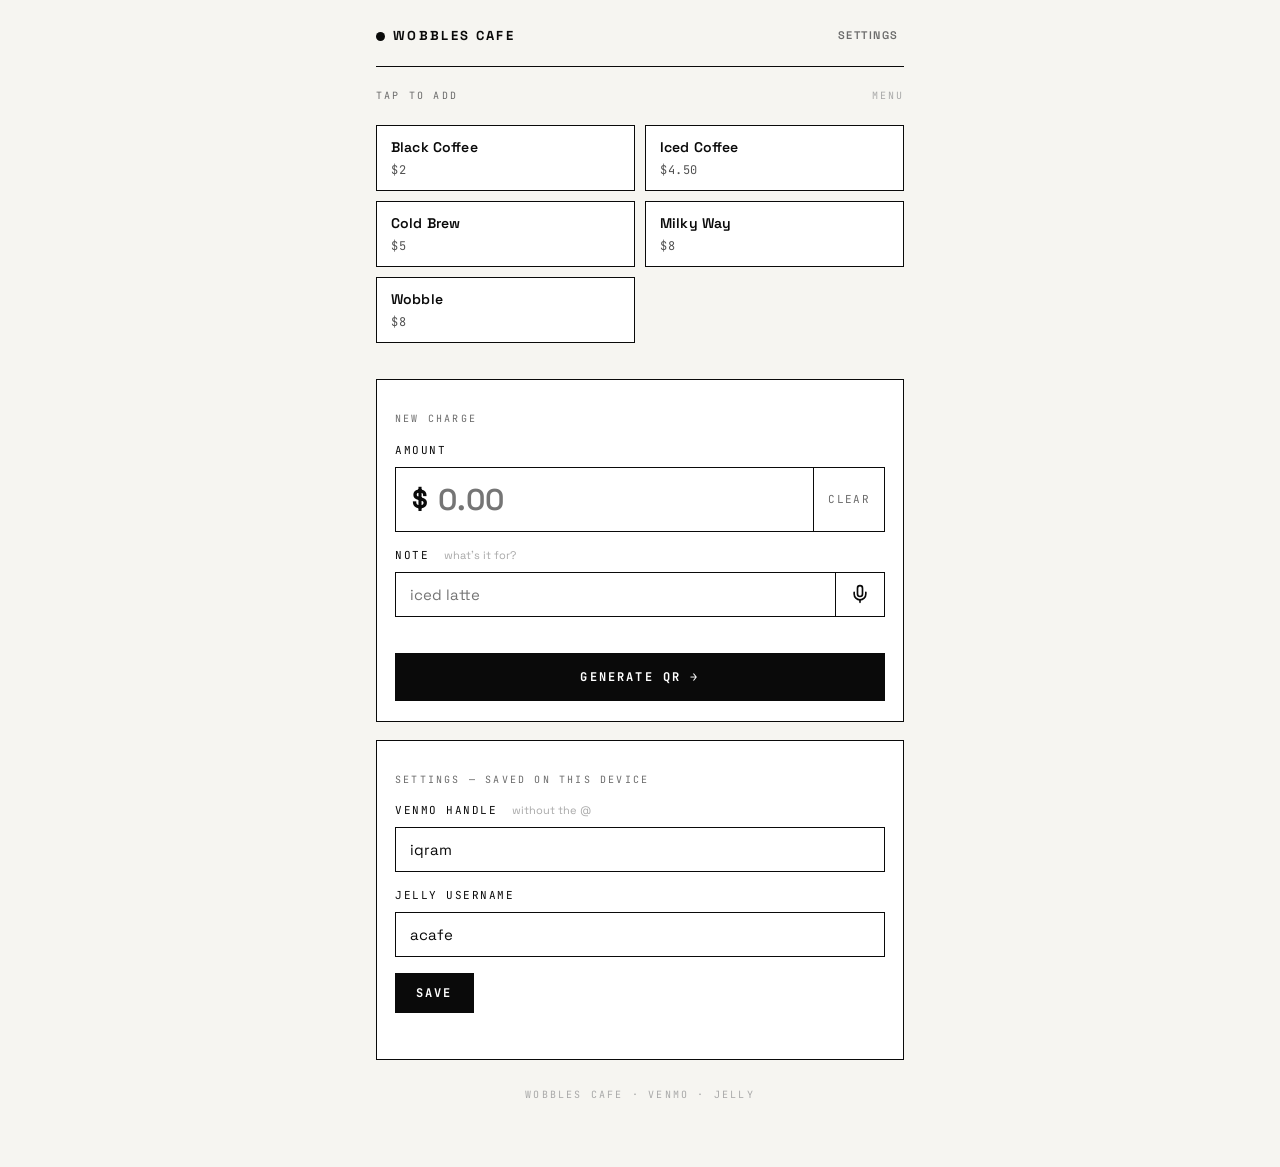
<file: index.html>
<!doctype html>
<html lang="en">
<head>
  <meta charset="utf-8" />
  <meta name="viewport" content="width=device-width, initial-scale=1" />
  <title>QR Pay — Wobbles Cafe</title>
  <link rel="preconnect" href="https://fonts.googleapis.com">
  <link rel="preconnect" href="https://fonts.gstatic.com" crossorigin>
  <link href="https://fonts.googleapis.com/css2?family=JetBrains+Mono:wght@400;500;600;700&family=Space+Grotesk:wght@500;600;700&display=swap" rel="stylesheet">
  <link rel="stylesheet" href="styles.css" />
</head>
<body>
  <main class="shell">
    <header class="hdr">
      <div class="brand">
        <span class="brand-mark"></span>
        <span class="brand-name">Wobbles Cafe</span>
      </div>
      <a class="hdr-link subtle" href="#settings" id="openSettings">Settings</a>
    </header>

    <div class="menu">
      <div class="menu-head">
        <p class="section-label">Tap to add</p>
        <span class="brand-tag">Menu</span>
      </div>
      <div class="menu-scroll" id="menuScroll"></div>
    </div>

    <section class="panel">
      <p class="panel-label">New charge</p>
      <form id="chargeForm" autocomplete="off">
        <label class="field">
          <span class="field-label">Amount</span>
          <div class="amount-row">
            <span class="currency">$</span>
            <input id="amount" type="text" inputmode="decimal" placeholder="0.00" required />
            <button type="button" id="clearAmount" class="amount-clear" title="clear">Clear</button>
          </div>
        </label>

        <label class="field">
          <span class="field-label">Note <span class="hint">what's it for?</span></span>
          <div class="note-row">
            <input id="note" type="text" placeholder="iced latte" />
            <button type="button" id="micBtn" class="mic" aria-label="speak note" title="speak note">
              <svg viewBox="0 0 24 24" width="20" height="20" fill="none" stroke="currentColor" stroke-width="2" stroke-linecap="round" stroke-linejoin="round"><path d="M12 2a3 3 0 0 0-3 3v7a3 3 0 0 0 6 0V5a3 3 0 0 0-3-3z"/><path d="M19 10v2a7 7 0 0 1-14 0v-2"/><line x1="12" y1="19" x2="12" y2="22"/></svg>
            </button>
          </div>
          <span class="mic-status" id="micStatus"></span>
        </label>

        <button type="submit" class="btn-primary">Generate QR →</button>
      </form>
    </section>

    <section class="panel qr-panel hidden" id="qrPanel">
      <p class="panel-label">Scan to pay</p>
      <div class="qr-amount" id="qrAmount"></div>
      <div class="qr-note" id="qrNote"></div>
      <div class="qr-box">
        <div id="qrCanvas"></div>
      </div>
      <div class="url-row">
        <code id="payUrl"></code>
      </div>
      <div class="actions">
        <button type="button" id="copyBtn" class="btn-ghost">Copy link</button>
        <button type="button" id="downloadBtn" class="btn-ghost">Download</button>
        <a id="openBtn" class="btn-ghost" target="_blank" rel="noopener">Open</a>
      </div>
    </section>

    <section class="panel settings" id="settings">
      <p class="panel-label">Settings — saved on this device</p>
      <label class="field">
        <span class="field-label">Venmo handle <span class="hint">without the @</span></span>
        <input id="venmoHandle" type="text" placeholder="iqram" />
      </label>
      <label class="field">
        <span class="field-label">Jelly username</span>
        <input id="jellyHandle" type="text" placeholder="acafe" />
      </label>
      <button type="button" id="saveSettings" class="btn-primary">Save</button>
      <div class="save-status" id="saveStatus"></div>
    </section>

    <footer class="ftr">
      Wobbles Cafe · Venmo · Jelly
    </footer>
  </main>

  <script src="qrcode.min.js"></script>
  <script src="app.js"></script>
</body>
</html>
</file>
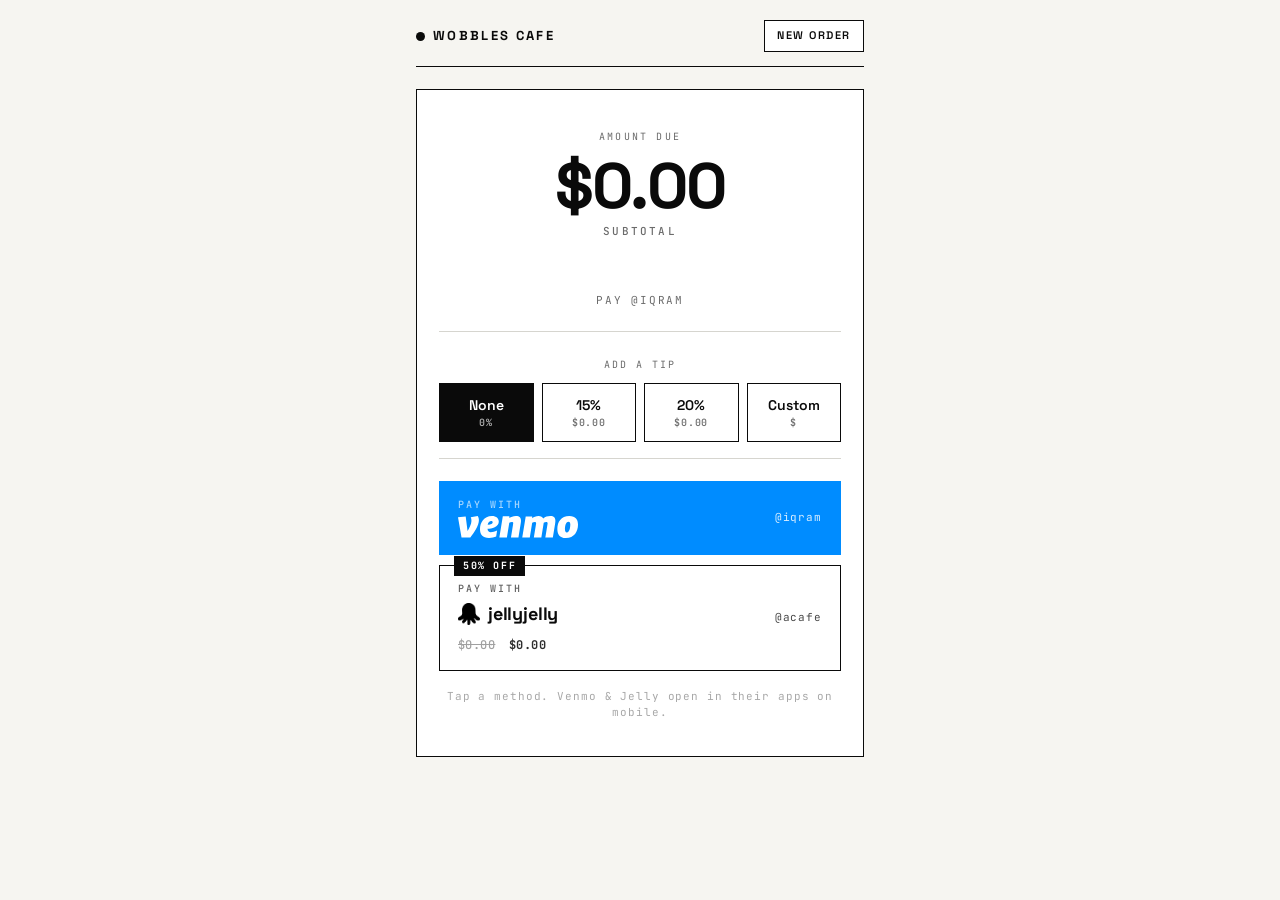
<file: pay.html>
<!doctype html>
<html lang="en">
<head>
  <meta charset="utf-8" />
  <meta name="viewport" content="width=device-width, initial-scale=1" />
  <title>Pay — Wobbles Cafe</title>
  <link rel="preconnect" href="https://fonts.googleapis.com">
  <link rel="preconnect" href="https://fonts.gstatic.com" crossorigin>
  <link href="https://fonts.googleapis.com/css2?family=JetBrains+Mono:wght@400;500;600;700&family=Space+Grotesk:wght@500;600;700&display=swap" rel="stylesheet">
  <link rel="stylesheet" href="styles.css" />
</head>
<body class="pay-body">
  <main class="shell pay-shell">
    <header class="hdr">
      <div class="brand">
        <span class="brand-mark"></span>
        <span class="brand-name">Wobbles Cafe</span>
      </div>
      <a class="hdr-link" href="index.html">New Order</a>
    </header>

    <section class="pay-card">
      <p class="panel-label">Amount due</p>
      <div class="pay-amount" id="payAmount">$0.00<span class="total-suffix" id="payTotalLabel">Subtotal</span></div>
      <div class="pay-breakdown" id="payBreakdown"></div>
      <div class="pay-note" id="payNote"></div>
      <div class="pay-merchant" id="payMerchant"></div>

      <div class="tip-block">
        <p class="tip-label">Add a tip</p>
        <div class="tip-row" id="tipRow">
          <button type="button" class="tip-btn" data-tip="0">None<span class="tip-sub">0%</span></button>
          <button type="button" class="tip-btn" data-tip="0.15">15%<span class="tip-sub" id="tip15Sub">$0.00</span></button>
          <button type="button" class="tip-btn" data-tip="0.20">20%<span class="tip-sub" id="tip20Sub">$0.00</span></button>
          <button type="button" class="tip-btn" data-tip="custom">Custom<span class="tip-sub">$</span></button>
        </div>
        <div class="tip-custom-row" id="tipCustomRow">
          <span class="currency">$</span>
          <input id="tipCustom" type="text" inputmode="decimal" placeholder="0.00" />
        </div>
      </div>

      <div class="pay-methods">
        <a id="venmoBtn" class="pay-btn venmo-btn" target="_blank" rel="noopener" href="https://venmo.com/iqram?txn=pay">
          <span class="pay-btn-main">
            <span class="pay-prefix">Pay with</span>
            <img class="venmo-logo" src="venmo-wordmark-white.svg" alt="Venmo" />
          </span>
          <span class="pay-btn-sub" id="venmoSub">@handle</span>
        </a>
        <a id="jellyBtn" class="pay-btn jelly-btn alt" target="_blank" rel="noopener" href="https://jellyjelly.com/acafe">
          <span class="jelly-banner">50% OFF</span>
          <span class="pay-btn-main">
            <span class="pay-prefix">Pay with</span>
            <span class="jelly-mark">
              <img class="jelly-logo" src="jelly-logo.png" alt="" />
              <span class="jelly-word">jellyjelly</span>
            </span>
            <span class="jelly-price" id="jellyPrice"></span>
          </span>
          <span class="pay-btn-sub" id="jellySub">@handle</span>
        </a>
      </div>

      <p class="pay-foot">Tap a method. Venmo &amp; Jelly open in their apps on mobile.</p>
    </section>
  </main>

  <script src="pay.js?v=3"></script>
</body>
</html>
</file>
<file: styles.css>
:root {
  --bg: #f6f5f1;
  --paper: #ffffff;
  --ink: #0a0a0a;
  --ink-soft: #1a1a1a;
  --ink-dim: #6b6b6b;
  --ink-faint: #a8a8a8;
  --line: #0a0a0a;
  --line-soft: #e3e2dd;
  --rule: #d6d5cf;
  --tint: #ececea;
  --mono: 'JetBrains Mono', ui-monospace, Menlo, monospace;
  --sans: 'Space Grotesk', system-ui, sans-serif;
}

* { box-sizing: border-box; }

html, body {
  margin: 0; padding: 0;
  background: var(--bg);
  color: var(--ink);
  font-family: var(--sans);
  font-size: 15px;
  line-height: 1.45;
  -webkit-font-smoothing: antialiased;
}

body { min-height: 100vh; }

.shell {
  max-width: 560px;
  margin: 0 auto;
  padding: 20px 16px 64px;
}

.hdr {
  display: flex;
  justify-content: space-between;
  align-items: center;
  padding-bottom: 14px;
  border-bottom: 1px solid var(--line);
  margin-bottom: 22px;
}

.brand {
  display: flex; align-items: baseline; gap: 8px;
  font-family: var(--sans);
  font-weight: 700;
  letter-spacing: 0.18em;
  font-size: 13px;
  text-transform: uppercase;
}
.brand-mark {
  display: inline-block;
  width: 9px; height: 9px;
  background: var(--ink);
  border-radius: 50%;
  transform: translateY(1px);
}
.brand-name { color: var(--ink); }

.hdr-link {
  color: var(--ink);
  text-decoration: none;
  font-size: 11px;
  letter-spacing: 0.14em;
  text-transform: uppercase;
  font-weight: 600;
  border: 1px solid var(--ink);
  padding: 7px 12px;
  background: var(--paper);
  transition: background 0.15s, color 0.15s;
}
.hdr-link:hover { background: var(--ink); color: var(--paper); }
.hdr-link.subtle {
  border-color: transparent;
  background: transparent;
  padding: 7px 4px;
  color: var(--ink-dim);
}
.hdr-link.subtle:hover { color: var(--ink); background: transparent; }

.section-label {
  font-family: var(--mono);
  font-size: 10px;
  letter-spacing: 0.22em;
  text-transform: uppercase;
  color: var(--ink-dim);
  margin: 0 0 10px;
}

/* Preset menu scroller */
.menu {
  margin: 0 0 22px;
}
.menu-head {
  display: flex;
  justify-content: space-between;
  align-items: baseline;
  margin-bottom: 10px;
}
.menu-head .brand-tag {
  font-family: var(--mono);
  font-size: 10px;
  letter-spacing: 0.2em;
  text-transform: uppercase;
  color: var(--ink-faint);
}
.menu-scroll {
  display: grid;
  grid-template-columns: 1fr 1fr;
  gap: 10px;
  padding: 2px 0 14px;
}
.menu-item {
  background: var(--paper);
  border: 1px solid var(--ink);
  padding: 12px 14px;
  text-align: left;
  font-family: var(--sans);
  color: var(--ink);
  cursor: pointer;
  display: flex; flex-direction: column; gap: 6px;
  transition: background 0.12s, color 0.12s, transform 0.05s;
}
.menu-item:hover { background: var(--ink); color: var(--paper); }
.menu-item:active { transform: translateY(1px); }
.menu-item .name {
  font-weight: 600;
  font-size: 14px;
  letter-spacing: 0.01em;
}
.menu-item .price {
  font-family: var(--mono);
  font-size: 12px;
  letter-spacing: 0.05em;
  color: inherit;
  opacity: 0.7;
}

.panel {
  background: var(--paper);
  border: 1px solid var(--ink);
  padding: 22px 18px 20px;
  margin-bottom: 18px;
}
.panel + .panel { margin-top: 0; }
.panel-label {
  font-family: var(--mono);
  font-size: 10px;
  letter-spacing: 0.22em;
  text-transform: uppercase;
  color: var(--ink-dim);
  margin-bottom: 16px;
}

.field { display: block; margin-bottom: 16px; }
.field-label {
  display: block;
  font-family: var(--mono);
  font-size: 11px;
  letter-spacing: 0.14em;
  text-transform: uppercase;
  color: var(--ink);
  margin-bottom: 8px;
}
.hint {
  color: var(--ink-faint);
  text-transform: none;
  letter-spacing: 0;
  font-size: 11px;
  margin-left: 6px;
  font-family: var(--sans);
}

input[type="text"], input[type="url"] {
  width: 100%;
  background: var(--paper);
  border: 1px solid var(--ink);
  color: var(--ink);
  font-family: var(--sans);
  font-size: 15px;
  padding: 12px 14px;
  outline: none;
  transition: box-shadow 0.12s;
  border-radius: 0;
}
input:focus { box-shadow: inset 0 0 0 1px var(--ink); }

.amount-row {
  display: flex; align-items: center;
  background: var(--paper);
  border: 1px solid var(--ink);
}
.amount-row:focus-within { box-shadow: inset 0 0 0 1px var(--ink); }
.amount-row .currency {
  padding: 0 10px 0 16px;
  color: var(--ink);
  font-weight: 700;
  font-size: 26px;
  font-family: var(--sans);
}
.amount-row input {
  border: none !important;
  background: transparent;
  font-size: 30px;
  font-weight: 600;
  padding: 12px 14px 12px 0;
  box-shadow: none !important;
  font-family: var(--sans);
}
.amount-clear {
  background: transparent;
  border: none;
  border-left: 1px solid var(--ink);
  color: var(--ink-dim);
  padding: 0 14px;
  font-family: var(--mono);
  font-size: 11px;
  letter-spacing: 0.12em;
  text-transform: uppercase;
  cursor: pointer;
  align-self: stretch;
}
.amount-clear:hover { background: var(--ink); color: var(--paper); }

.note-row { display: flex; gap: 0; align-items: stretch; }
.note-row input { flex: 1; border-right: none; }
.mic {
  background: var(--paper);
  border: 1px solid var(--ink);
  color: var(--ink);
  padding: 0 14px;
  cursor: pointer;
  display: flex; align-items: center; justify-content: center;
  transition: all 0.12s;
}
.mic:hover { background: var(--ink); color: var(--paper); }
.mic.listening {
  background: var(--ink);
  color: var(--paper);
  animation: pulse 1s ease-in-out infinite;
}
@keyframes pulse {
  0%, 100% { opacity: 1; }
  50% { opacity: 0.55; }
}
.mic-status {
  display: block;
  font-size: 11px;
  color: var(--ink-dim);
  margin-top: 6px;
  min-height: 14px;
  font-family: var(--mono);
}

.btn-primary {
  width: 100%;
  background: var(--ink);
  color: var(--paper);
  border: 1px solid var(--ink);
  padding: 15px;
  font-family: var(--mono);
  font-weight: 700;
  font-size: 12px;
  letter-spacing: 0.18em;
  text-transform: uppercase;
  cursor: pointer;
  transition: background 0.12s, color 0.12s, transform 0.05s;
}
.btn-primary:hover { background: var(--paper); color: var(--ink); }
.btn-primary:active { transform: translateY(1px); }

.btn-ghost {
  background: var(--paper);
  color: var(--ink);
  border: 1px solid var(--ink);
  padding: 11px 14px;
  font-family: var(--mono);
  font-size: 11px;
  letter-spacing: 0.14em;
  cursor: pointer;
  text-decoration: none;
  text-align: center;
  text-transform: uppercase;
  transition: all 0.12s;
  display: inline-block;
}
.btn-ghost:hover { background: var(--ink); color: var(--paper); }

.qr-panel.hidden { display: none; }
.qr-amount {
  font-size: 38px;
  font-weight: 700;
  color: var(--ink);
  margin-bottom: 2px;
  font-family: var(--sans);
  letter-spacing: -0.02em;
}
.qr-note {
  color: var(--ink-dim);
  margin-bottom: 16px;
  font-size: 14px;
  min-height: 18px;
  font-family: var(--sans);
}
.qr-box {
  background: var(--paper);
  padding: 18px;
  display: block;
  margin: 0 auto 16px;
  text-align: center;
  border: 1px solid var(--ink);
}
.qr-box canvas, .qr-box img {
  max-width: 100%;
  height: auto;
  display: inline-block;
}
.url-row {
  background: var(--tint);
  border: 1px solid var(--rule);
  padding: 10px 12px;
  font-size: 11px;
  word-break: break-all;
  color: var(--ink-dim);
  margin-bottom: 14px;
  font-family: var(--mono);
}
.actions { display: flex; gap: 8px; flex-wrap: wrap; }
.actions > * { flex: 1; min-width: 120px; }

.settings .btn-primary { width: auto; padding: 11px 20px; }
.save-status {
  margin-top: 10px;
  font-size: 12px;
  color: var(--ink);
  font-family: var(--mono);
  letter-spacing: 0.1em;
  min-height: 16px;
}

.ftr {
  text-align: center;
  color: var(--ink-faint);
  font-size: 10px;
  letter-spacing: 0.22em;
  margin-top: 28px;
  text-transform: uppercase;
  font-family: var(--mono);
}

/* Pay page */
.pay-body { background: var(--bg); }
.pay-shell { max-width: 480px; }
.pay-card {
  background: var(--paper);
  border: 1px solid var(--ink);
  padding: 30px 22px 24px;
  position: relative;
  text-align: center;
}
.pay-card .panel-label {
  display: block;
  margin-bottom: 10px;
  text-align: center;
}
.pay-amount {
  font-size: 64px;
  font-weight: 700;
  color: var(--ink);
  letter-spacing: -0.03em;
  line-height: 1;
  font-family: var(--sans);
}
.pay-amount .total-suffix {
  display: block;
  font-size: 11px;
  letter-spacing: 0.2em;
  text-transform: uppercase;
  color: var(--ink-dim);
  font-family: var(--mono);
  margin-top: 8px;
  font-weight: 500;
}
.pay-breakdown {
  display: flex; justify-content: center; gap: 18px;
  font-family: var(--mono);
  font-size: 11px;
  letter-spacing: 0.08em;
  color: var(--ink-dim);
  margin-top: 6px;
  text-transform: uppercase;
  min-height: 14px;
}
.pay-breakdown span b {
  color: var(--ink);
  font-weight: 600;
  margin-left: 6px;
}
.pay-note {
  color: var(--ink);
  font-size: 15px;
  margin: 12px 0 4px;
  min-height: 20px;
  font-family: var(--sans);
}
.pay-merchant {
  color: var(--ink-dim);
  font-size: 11px;
  letter-spacing: 0.16em;
  margin-bottom: 22px;
  text-transform: uppercase;
  font-family: var(--mono);
}

.tip-block {
  border-top: 1px solid var(--rule);
  border-bottom: 1px solid var(--rule);
  padding: 16px 0;
  margin-bottom: 22px;
}
.tip-label {
  font-family: var(--mono);
  font-size: 10px;
  letter-spacing: 0.2em;
  text-transform: uppercase;
  color: var(--ink-dim);
  margin-bottom: 10px;
}
.tip-row { display: flex; gap: 8px; }
.tip-btn {
  flex: 1;
  background: var(--paper);
  border: 1px solid var(--ink);
  color: var(--ink);
  font-family: var(--sans);
  font-weight: 600;
  font-size: 14px;
  padding: 12px 4px;
  cursor: pointer;
  display: flex;
  flex-direction: column;
  align-items: center;
  gap: 2px;
  transition: background 0.12s, color 0.12s;
}
.tip-btn .tip-sub {
  font-family: var(--mono);
  font-size: 10px;
  letter-spacing: 0.08em;
  color: var(--ink-dim);
  font-weight: 500;
}
.tip-btn.active, .tip-btn:hover {
  background: var(--ink);
  color: var(--paper);
}
.tip-btn.active .tip-sub, .tip-btn:hover .tip-sub { color: var(--paper); opacity: 0.7; }
.tip-custom-row {
  display: none;
  margin-top: 10px;
}
.tip-custom-row.show { display: flex; gap: 8px; align-items: center; }
.tip-custom-row .currency {
  font-weight: 700;
  color: var(--ink);
  font-family: var(--sans);
}
.tip-custom-row input {
  flex: 1;
  font-size: 15px;
  padding: 10px 12px;
}

.pay-methods { display: flex; flex-direction: column; gap: 10px; }
.pay-btn {
  display: flex;
  justify-content: space-between;
  align-items: center;
  padding: 16px 18px;
  text-decoration: none;
  color: var(--paper);
  background: var(--ink);
  border: 1px solid var(--ink);
  font-family: var(--sans);
  transition: background 0.12s, color 0.12s, transform 0.05s;
  min-height: 58px;
}
.pay-btn.alt {
  background: var(--paper);
  color: var(--ink);
}
.pay-btn:hover { background: var(--ink-soft); }
.pay-btn.alt:hover { background: var(--ink); color: var(--paper); }
.pay-btn.alt:hover .pay-btn-sub { color: var(--paper); opacity: 0.7; }
.pay-btn:active { transform: translateY(1px); }
.pay-btn[aria-disabled="true"] { opacity: 0.35; pointer-events: none; }

.pay-btn-main {
  display: flex;
  flex-direction: column;
  align-items: flex-start;
  gap: 4px;
  min-width: 0;
}
.pay-prefix {
  font-family: var(--mono);
  font-size: 10px;
  letter-spacing: 0.2em;
  text-transform: uppercase;
  opacity: 0.65;
  font-weight: 500;
}

/* Venmo: blue with the white wordmark */
.venmo-btn {
  background: #008cff;
  border-color: #008cff;
  color: #ffffff;
}
.venmo-btn:hover {
  background: #0070d4;
  border-color: #0070d4;
}
.venmo-btn .pay-btn-sub { opacity: 0.85; }
.venmo-logo {
  height: 22px;
  width: auto;
  display: block;
}

/* Jelly: keep B&W card, show the jelly logo + jellyjelly wordmark */
.jelly-mark {
  display: flex;
  align-items: center;
  gap: 8px;
}
.jelly-logo {
  height: 22px;
  width: 22px;
  display: block;
  filter: grayscale(1) brightness(0);
}
.jelly-word {
  font-family: var(--sans);
  font-weight: 700;
  font-size: 18px;
  letter-spacing: -0.01em;
  color: var(--ink);
  text-transform: none;
}
.jelly-btn:hover .jelly-logo { filter: grayscale(1) brightness(0) invert(1); }
.jelly-btn:hover .jelly-word { color: var(--paper); }

.jelly-btn { position: relative; padding-right: 18px; }
.jelly-banner {
  position: absolute;
  top: -10px;
  left: 14px;
  background: var(--ink);
  color: var(--paper);
  font-family: var(--mono);
  font-size: 10px;
  font-weight: 700;
  letter-spacing: 0.16em;
  padding: 4px 8px;
  border: 1px solid var(--ink);
  text-transform: uppercase;
  line-height: 1;
}
.jelly-btn.alt .jelly-banner { background: var(--ink); color: var(--paper); }
.jelly-btn:hover .jelly-banner,
.jelly-btn.alt:hover .jelly-banner {
  background: var(--paper);
  color: var(--ink);
}
.jelly-price {
  display: block;
  font-family: var(--mono);
  font-size: 12px;
  letter-spacing: 0.04em;
  font-weight: 500;
  margin-top: 6px;
  text-transform: none;
  opacity: 0.85;
  color: inherit;
}
.jelly-price s { opacity: 0.45; margin-right: 6px; }
.jelly-price b { font-weight: 700; }
.pay-btn-label {
  font-weight: 700;
  font-size: 15px;
  letter-spacing: 0.04em;
  text-transform: uppercase;
}
.pay-btn-sub {
  font-family: var(--mono);
  font-size: 11px;
  letter-spacing: 0.08em;
  opacity: 0.75;
  text-align: right;
}
.pay-foot {
  margin-top: 18px;
  color: var(--ink-faint);
  font-size: 11px;
  font-family: var(--mono);
  letter-spacing: 0.08em;
}

@media (max-width: 480px) {
  .amount-row input { font-size: 26px; }
  .amount-row .currency { font-size: 22px; padding-left: 14px; }
  .qr-amount { font-size: 30px; }
  .pay-amount { font-size: 52px; }
  .actions > * { min-width: 100%; }
  .tip-btn { font-size: 13px; }
}
</file>
